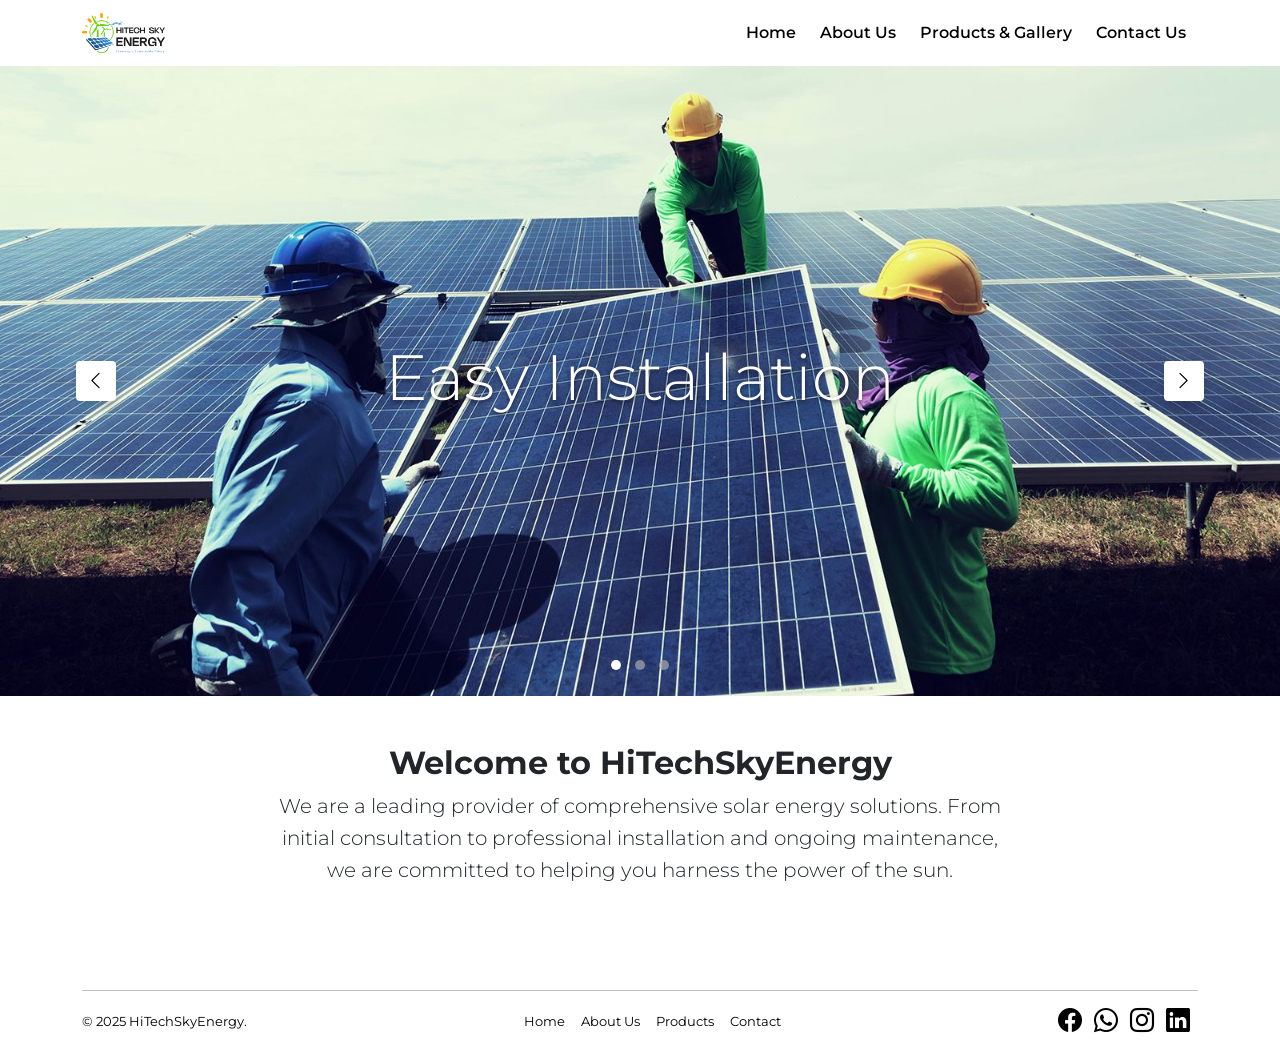
<file: index.html>
<!doctype html>
<html lang="en">
<head>
  <meta charset="utf-8">
  <meta name="viewport" content="width=device-width, initial-scale=1">
  <title>HiTechSkyEnergy - Home</title>

  <link rel="preconnect" href="https://fonts.googleapis.com">
  <link rel="preconnect" href="https://fonts.gstatic.com" crossorigin>
  <link href="https://fonts.googleapis.com/css2?family=Montserrat:wght@400;500;700&display=swap" rel="stylesheet">


  <link href="https://cdn.jsdelivr.net/npm/bootstrap@5.3.3/dist/css/bootstrap.min.css" rel="stylesheet">

  <link rel="stylesheet" href="https://cdn.jsdelivr.net/npm/bootstrap-icons@1.11.3/font/bootstrap-icons.min.css">

  <link href="style.css" rel="stylesheet">
</head>

<body class="d-flex flex-column min-vh-100">

  <header>
    <nav class="navbar navbar-expand-lg navbar-light bg-white"> <div class="container">
        <a class="navbar-brand" href="index.html">
          <img src="images/logo.png" alt="HiTechSkyEnergy Logo" style="height: 40px;"> 
        </a>
        <button class="navbar-toggler" type="button" data-bs-toggle="collapse" data-bs-target="#navbarNav" aria-controls="navbarNav" aria-expanded="false" aria-label="Toggle navigation">
          <span class="navbar-toggler-icon"></span>
        </button>
        <div class="collapse navbar-collapse" id="navbarNav">
          <ul class="navbar-nav ms-auto">
            <li class="nav-item">
              <a class="nav-link" href="index.html">Home</a>
            </li>
            <li class="nav-item">
              <a class="nav-link" href="about.html">About Us</a>
            </li>
            <li class="nav-item">
              <a class="nav-link" href="gallery.html">Products & Gallery</a>
            </li>
            <li class="nav-item">
              <a class="nav-link" href="contact.html">Contact Us</a>
            </li>
          </ul>
        </div>
      </div>
    </nav>
  </header>

  <main class="flex-grow-1">

<div id="heroCarousel" class="carousel slide" data-bs-ride="carousel" style="height: 70vh;">
  
  <div class="carousel-indicators">
    <button type="button" data-bs-target="#heroCarousel" data-bs-slide-to="0" class="active" aria-current="true" aria-label="Slide 1"></button>
    <button type="button" data-bs-target="#heroCarousel" data-bs-slide-to="1" aria-label="Slide 2"></button>
    <button type="button" data-bs-target="#heroCarousel" data-bs-slide-to="2" aria-label="Slide 3"></button>
  </div>

  <div class="carousel-inner h-100">

    <div class="carousel-item active h-100">
      <div class="carousel-slide-bg h-100" style="background-image: url(images/installing-solar-panels.jpg);"></div>
      <div class="carousel-caption text-center">
        <h1 class="display-3">Easy Installation</h1>
        
      </div>
    </div>
    
    <div class="carousel-item h-100">
      <div class="carousel-slide-bg h-100" style="background-image: url('images/Solar-panel.jpg');"></div>
      <div class="carousel-caption text-center">
        <h1 class="display-3">Weather Resistant</h1>
        </div>
    </div>
    
    <div class="carousel-item h-100">
      <div class="carousel-slide-bg h-100" style="background-image: url('images/GettyImages-1681913304.jpg');"></div>
      <div class="carousel-caption text-center">
        <h1 class="display-3">Top-Tier Hardware</h1>
        </div>
    </div>

  </div>

  <!--  the left and right arrows-->
  <button class="carousel-control-prev" type="button" data-bs-target="#heroCarousel" data-bs-slide="prev">
    <span class="carousel-control-prev-icon" aria-hidden="true"></span>
    <span class="visually-hidden">Previous</span>
  </button>
  <button class="carousel-control-next" type="button" data-bs-target="#heroCarousel" data-bs-slide="next">
    <span class="carousel-control-next-icon" aria-hidden="true"></span>
    <span class="visually-hidden">Next</span>
  </button>
</div>

  <div class="container my-5">
    <div class="row">
      <div class="col-lg-8 offset-lg-2 text-center">
        <h2>Welcome to HiTechSkyEnergy</h2>
        <p class="lead">We are a leading provider of comprehensive solar energy solutions. From initial consultation to professional installation and ongoing maintenance, we are committed to helping you harness the power of the sun.</p>
      </div>
    </div>
  </div>
  
</main>

  <footer class="bg-white text-black p-4 mt-auto">
    <div class="container">
      <hr>
      <div class="row d-flex align-items-md-center justify-content-md-between text-center">

        <div class="col-md-auto text-md-start mb-2 mb-md-0">
          <p class="mb-0">&copy; 2025 HiTechSkyEnergy.</p>
        </div>


        <div class="col-md-auto mb-2 mb-md-0 linked">
          <ul class="nav justify-content-center"> 
            <li class="nav-item mx-2"><a href="index.html" class="nav-link p-0 text-black">Home</a></li>
            <li class="nav-item mx-2"><a href="about.html" class="nav-link p-0 text-black">About Us</a></li>
            <li class="nav-item mx-2"><a href="gallery.html" class="nav-link p-0 text-black">Products</a></li>
            <li class="nav-item mx-2"><a href="contact.html" class="nav-link p-0 text-black">Contact</a></li>
          </ul>
        </div>


        <div class="col-md-auto text-md-auto">
          <a href="#" class="text-black me-2"><i class="bi bi-facebook h4 f-hover"></i></a>
          <a href="#" class="text-black me-2"><i class="bi bi-whatsapp h4"></i></a>
          <a href="#" class="text-black me-2"><i class="bi bi-instagram h4"></i></a>
          <a href="#" class="text-black me-2"><i class="bi bi-linkedin h4"></i></a>
        </div>

    



      </div>
    </div>
  </footer>

  <script src="https://cdn.jsdelivr.net/npm/bootstrap@5.3.3/dist/js/bootstrap.bundle.min.js"></script>
</body>
</html>
</file>
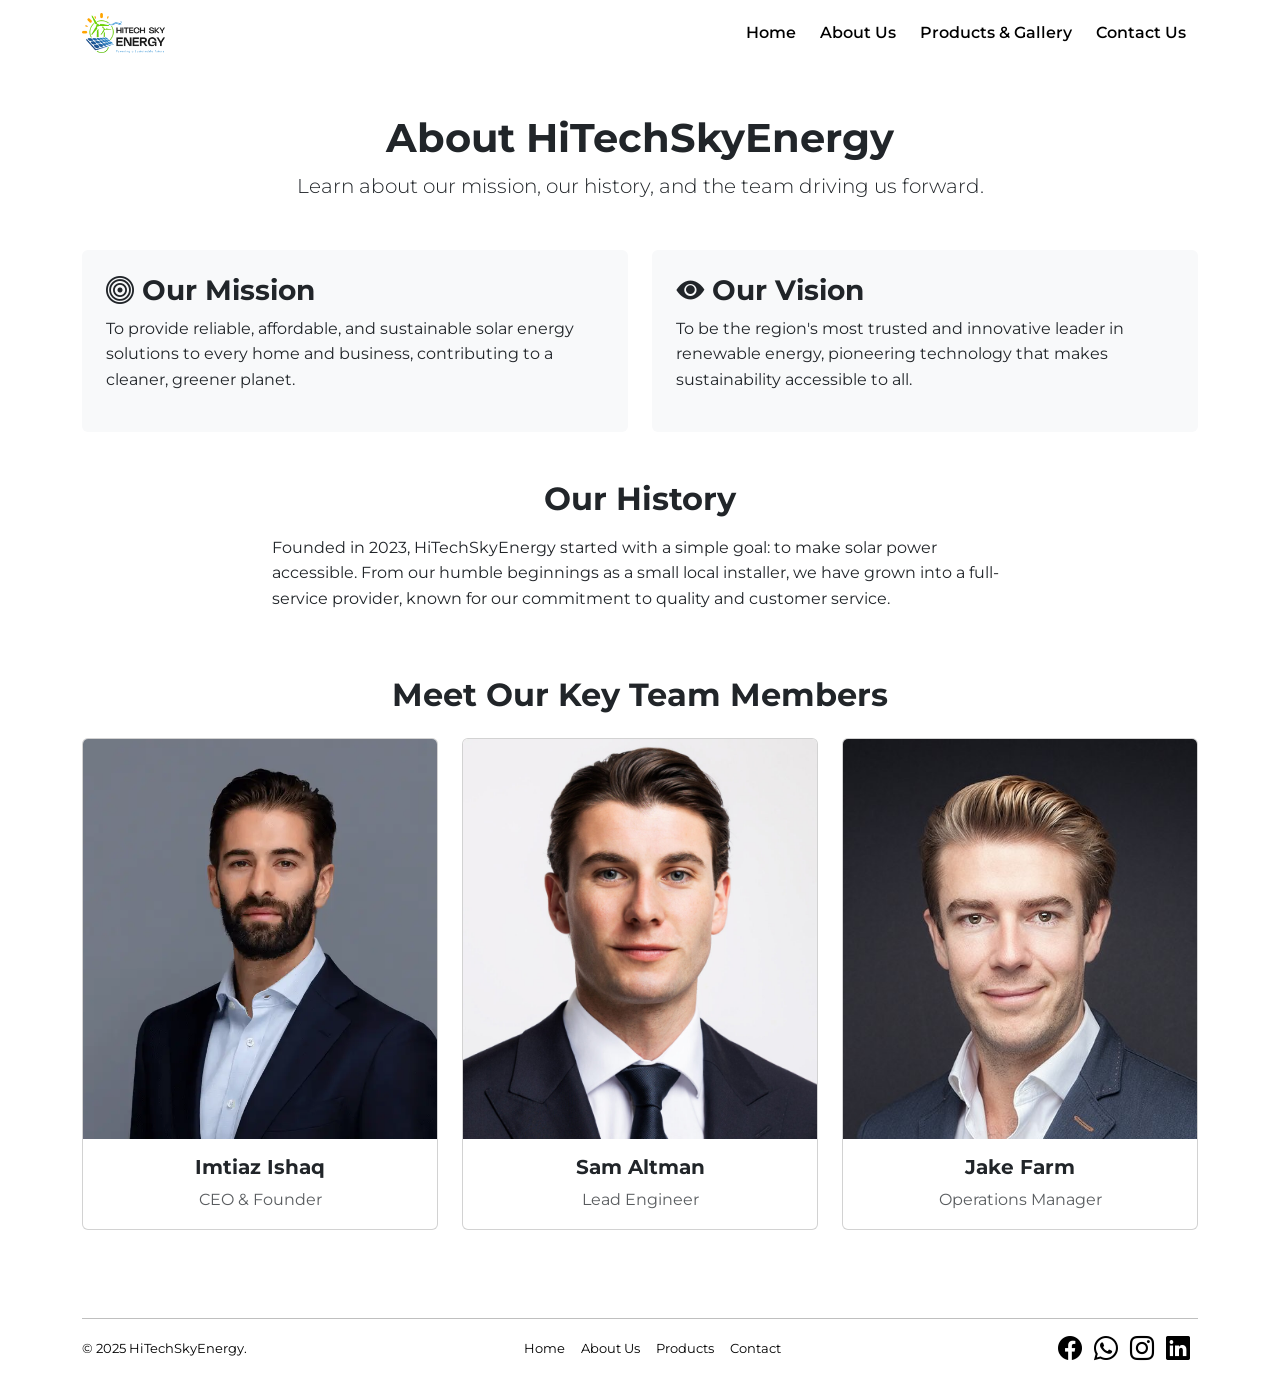
<file: about.html>
<!doctype html>
<html lang="en">
<head>
  <meta charset="utf-8">
  <meta name="viewport" content="width=device-width, initial-scale=1">
  <title>HiTechSkyEnergy - About</title>

  <link rel="preconnect" href="https://fonts.googleapis.com">
  <link rel="preconnect" href="https://fonts.gstatic.com" crossorigin>
  <link href="https://fonts.googleapis.com/css2?family=Montserrat:wght@400;500;700&display=swap" rel="stylesheet">

  <link href="https://cdn.jsdelivr.net/npm/bootstrap@5.3.3/dist/css/bootstrap.min.css" rel="stylesheet">

  <link rel="stylesheet" href="https://cdn.jsdelivr.net/npm/bootstrap-icons@1.11.3/font/bootstrap-icons.min.css">

  <link href="style.css" rel="stylesheet">
</head>

<body class="d-flex flex-column min-vh-100">

  <header>
    <nav class="navbar navbar-expand-lg navbar-light bg-white"> <div class="container">
        <a class="navbar-brand" href="index.html">
          <img src="images/logo.png" alt="HiTechSkyEnergy Logo" style="height: 40px;"> 
        </a>
        <button class="navbar-toggler" type="button" data-bs-toggle="collapse" data-bs-target="#navbarNav" aria-controls="navbarNav" aria-expanded="false" aria-label="Toggle navigation">
          <span class="navbar-toggler-icon"></span>
        </button>
        <div class="collapse navbar-collapse" id="navbarNav">
          <ul class="navbar-nav ms-auto">
            <li class="nav-item">
              <a class="nav-link" href="index.html">Home</a>
            </li>
            <li class="nav-item">
              <a class="nav-link" href="about.html">About Us</a>
            </li>
            <li class="nav-item">
              <a class="nav-link" href="gallery.html">Products & Gallery</a>
            </li>
            <li class="nav-item">
              <a class="nav-link" href="contact.html">Contact Us</a>
            </li>
          </ul>
        </div>
      </div>
    </nav>
  </header>

  <main class="flex-grow-1">

    <div class="container my-5">
        <div class="text-center mb-5">
            <h1>About HiTechSkyEnergy</h1>
            <p class="lead">Learn about our mission, our history, and the team driving us forward.</p>
        </div>

        <div class="row g-4 mb-5">
            <div class="col-md-6">
            <div class="p-4 bg-light rounded h-100 info-box">
                <h3><i class="bi bi-bullseye"></i> Our Mission</h3>
                <p>
                To provide reliable, affordable, and sustainable solar energy solutions to every home and business, contributing to a cleaner, greener planet.
                </p>
            </div>
            </div>
            <div class="col-md-6">
            <div class="p-4 bg-light rounded h-100 info-box">
                <h3><i class="bi bi-eye-fill"></i> Our Vision</h3>
                <p>
                To be the region's most trusted and innovative leader in renewable energy, pioneering technology that makes sustainability accessible to all.
                </p>
            </div>
            </div>
        </div>

        <div class="row mb-5">
            <div class="col-lg-8 offset-lg-2">
            <h2 class="text-center mb-3">Our History</h2>
            <p>Founded in 2023, HiTechSkyEnergy started with a simple goal: to make solar power accessible. From our humble beginnings as a small local installer, we have grown into a full-service provider, known for our commitment to quality and customer service.</p>
            </div>
        </div>

        <div class="text-center mb-4">
            <h2>Meet Our Key Team Members</h2>
        </div>
        <div class="row g-4">
            <div class="col-md-6 col-lg-4">
            <div class="card text-center h-100">
                <img src="images/man-ceo-portrait-nyc.webp" class="card-img-top" alt="CEO & Founder" style="object-fit: cover; height: 400px;">
                <div class="card-body">
                <h5 class="card-title">Imtiaz Ishaq</h5>
                <p class="card-text text-muted">CEO & Founder</p>
                </div>
            </div>
            </div>
            <div class="col-md-6 col-lg-4">
            <div class="card text-center h-100">
                <img src="images/male-linkedin-corporate-headshot-on-white-square-1024x1024.jpg" class="card-img-top" alt="Lead Engineer" style="object-fit: cover; height: 400px;">
                <div class="card-body">
                <h5 class="card-title">Sam Altman</h5>
                <p class="card-text text-muted">Lead Engineer</p>
                </div>
            </div>
            </div>
            <div class="col-md-6 col-lg-4">
            <div class="card text-center h-100">
                <img src="images/WEB-Valentina-Sadiul-Headshots-180125-Luke-Curran-21195.jpg" class="card-img-top" alt="Operations Manager" style="object-fit: cover; height: 400px;">
                <div class="card-body">
                <h5 class="card-title">Jake Farm</h5>
                <p class="card-text text-muted">Operations Manager</p>
                </div>
            </div>
            </div>
            </div>
        
        </div>

  </main>

  <footer class="bg-white text-black p-4 mt-auto">
    <div class="container">
      <hr>
      <div class="row d-flex align-items-md-center justify-content-md-between text-center">

        <div class="col-md-auto text-md-start mb-2 mb-md-0">
          <p class="mb-0">&copy; 2025 HiTechSkyEnergy.</p>
        </div>


        <div class="col-md-auto mb-2 mb-md-0 linked">
          <ul class="nav justify-content-center"> 
            <li class="nav-item mx-2"><a href="index.html" class="nav-link p-0 text-black">Home</a></li>
            <li class="nav-item mx-2"><a href="about.html" class="nav-link p-0 text-black">About Us</a></li>
            <li class="nav-item mx-2"><a href="gallery.html" class="nav-link p-0 text-black">Products</a></li>
            <li class="nav-item mx-2"><a href="contact.html" class="nav-link p-0 text-black">Contact</a></li>
          </ul>
        </div>


        <div class="col-md-auto text-md-auto">
          <a href="#" class="text-black me-2"><i class="bi bi-facebook h4 f-hover"></i></a>
          <a href="#" class="text-black me-2"><i class="bi bi-whatsapp h4"></i></a>
          <a href="#" class="text-black me-2"><i class="bi bi-instagram h4"></i></a>
          <a href="#" class="text-black me-2"><i class="bi bi-linkedin h4"></i></a>
        </div>

    



      </div>
    </div>
  </footer>

  <script src="https://cdn.jsdelivr.net/npm/bootstrap@5.3.3/dist/js/bootstrap.bundle.min.js"></script>
</body>
</html>
</file>
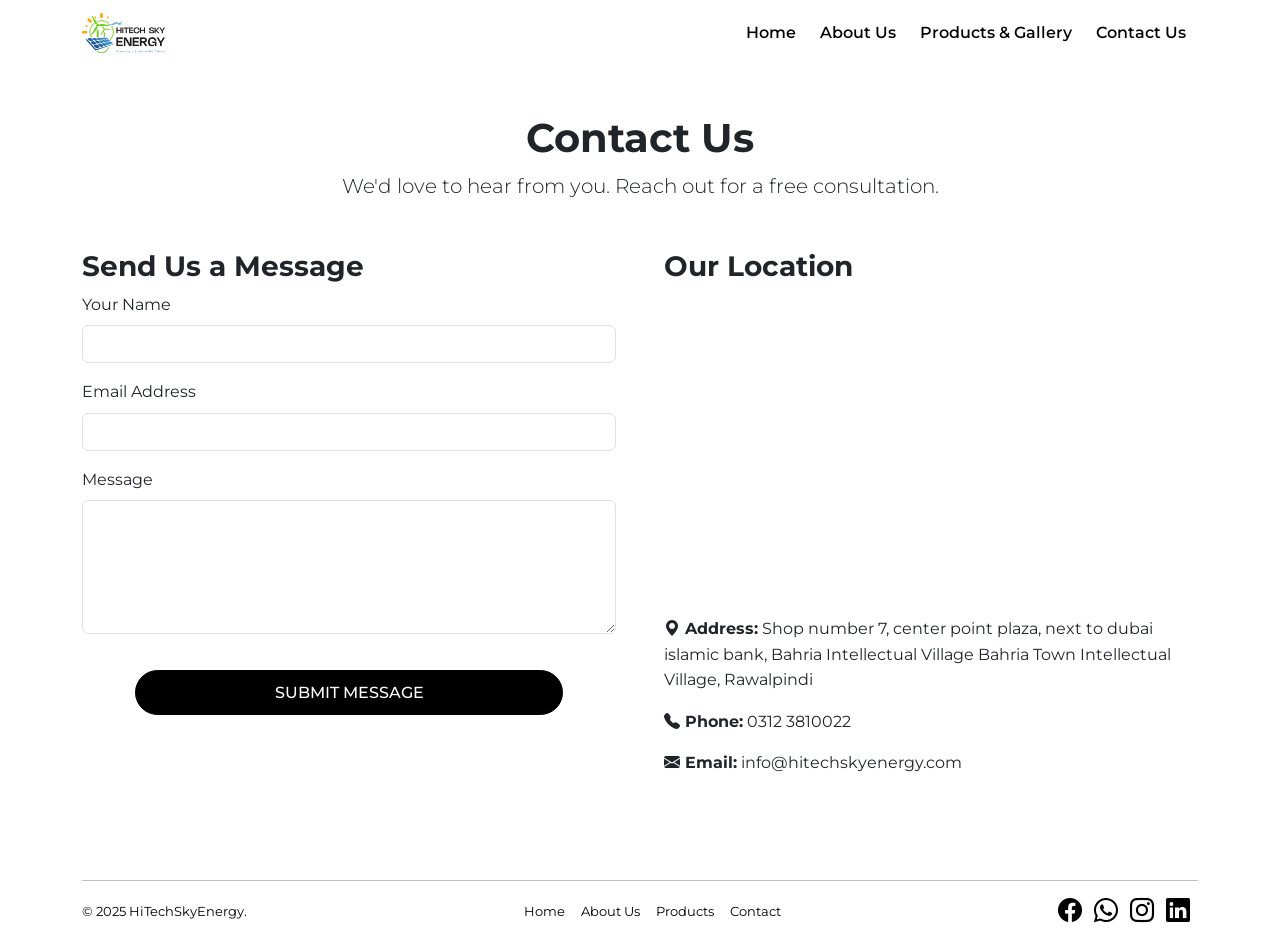
<file: contact.html>
<!doctype html>
<html lang="en">
<head>
  <meta charset="utf-8">
  <meta name="viewport" content="width=device-width, initial-scale=1">
  <title>HiTechSkyEnergy - Contact</title>

  <link rel="preconnect" href="https://fonts.googleapis.com">
  <link rel="preconnect" href="https://fonts.gstatic.com" crossorigin>
  <link href="https://fonts.googleapis.com/css2?family=Montserrat:wght@400;500;700&display=swap" rel="stylesheet">


  <link href="https://cdn.jsdelivr.net/npm/bootstrap@5.3.3/dist/css/bootstrap.min.css" rel="stylesheet">

  <link rel="stylesheet" href="https://cdn.jsdelivr.net/npm/bootstrap-icons@1.11.3/font/bootstrap-icons.min.css">

  <link href="style.css" rel="stylesheet">
</head>

<body class="d-flex flex-column min-vh-100">

  <header>
    <nav class="navbar navbar-expand-lg navbar-light bg-white"> <div class="container">
        <a class="navbar-brand" href="index.html">
          <img src="images/logo.png" alt="HiTechSkyEnergy Logo" style="height: 40px;"> 
        </a>
        <button class="navbar-toggler" type="button" data-bs-toggle="collapse" data-bs-target="#navbarNav" aria-controls="navbarNav" aria-expanded="false" aria-label="Toggle navigation">
          <span class="navbar-toggler-icon"></span>
        </button>
        <div class="collapse navbar-collapse" id="navbarNav">
          <ul class="navbar-nav ms-auto">
            <li class="nav-item">
              <a class="nav-link" href="index.html">Home</a>
            </li>
            <li class="nav-item">
              <a class="nav-link" href="about.html">About Us</a>
            </li>
            <li class="nav-item">
              <a class="nav-link" href="gallery.html">Products & Gallery</a>
            </li>
            <li class="nav-item">
              <a class="nav-link" href="contact.html">Contact Us</a>
            </li>
          </ul>
        </div>
      </div>
    </nav>
  </header>

  <main class="flex-grow-1">

    <div class="container my-5">
        <div class="text-center mb-5">
            <h1>Contact Us</h1>
            <p class="lead">We'd love to hear from you. Reach out for a free consultation.</p>
        </div>

        <div class="row g-5">
            <div class="col-lg-6">
            <h3>Send Us a Message</h3>
            <form>
                <div class="mb-3">
                <label for="contactName" class="form-label">Your Name</label>
                <input type="text" class="form-control" id="contactName" required>
                </div>
                <div class="mb-3">
                <label for="contactEmail" class="form-label">Email Address</label>
                <input type="email" class="form-control" id="contactEmail" required>
                </div>
                <div class="mb-3">
                <label for="contactMessage" class="form-label">Message</label>
                <textarea class="form-control" id="contactMessage" rows="5" required></textarea>
                </div>
                <div class="text-center">
                <button type="submit" class="btn btn-primary">SUBMIT MESSAGE</button>
                </div>
            </form>
            </div>

            <div class="col-lg-6">
            <h3>Our Location</h3>
            <div class="ratio ratio-16x9">
                <iframe src="https://www.google.com/maps/embed?pb=!1m18!1m12!1m3!1d3547.145371423589!2d73.0886654!3d33.5206002!2m3!1f0!2f0!3f0!3m2!1i1024!2i768!4f13.1!3m3!1m2!1s0x38dfed46717a035f%3A0x5ceb1ce741ddd405!2sHitech%20Sky%20energy%20Solutions%20Pvt%20Ltd!5e1!3m2!1sen!2s!4v1761472445604!5m2!1sen!2s" width="600" height="450" style="border:0;" allowfullscreen="" loading="lazy" referrerpolicy="no-referrer-when-downgrade">
                </iframe>
            </div>
            
            <div class="mt-4">
                <p><strong><i class="bi bi-geo-alt-fill"></i> Address:</strong>  Shop number 7, center point plaza, next to dubai islamic bank, Bahria Intellectual Village Bahria Town Intellectual Village, Rawalpindi</p>
                <p><strong><i class="bi bi-telephone-fill"></i> Phone:</strong> 0312 3810022</p>
                <p><strong><i class="bi bi-envelope-fill"></i> Email:</strong> info@hitechskyenergy.com </p>
            </div>
            </div>
        </div>
        </div>

  </main>

  <footer class="bg-white text-black p-4 mt-auto">
    <div class="container">
      <hr>
      <div class="row d-flex align-items-md-center justify-content-md-between text-center">

        <div class="col-md-auto text-md-start mb-2 mb-md-0">
          <p class="mb-0">&copy; 2025 HiTechSkyEnergy.</p>
        </div>


        <div class="col-md-auto mb-2 mb-md-0 linked">
          <ul class="nav justify-content-center"> 
            <li class="nav-item mx-2"><a href="index.html" class="nav-link p-0 text-black">Home</a></li>
            <li class="nav-item mx-2"><a href="about.html" class="nav-link p-0 text-black">About Us</a></li>
            <li class="nav-item mx-2"><a href="gallery.html" class="nav-link p-0 text-black">Products</a></li>
            <li class="nav-item mx-2"><a href="contact.html" class="nav-link p-0 text-black">Contact</a></li>
          </ul>
        </div>


        <div class="col-md-auto text-md-auto">
          <a href="#" class="text-black me-2"><i class="bi bi-facebook h4 f-hover"></i></a>
          <a href="#" class="text-black me-2"><i class="bi bi-whatsapp h4"></i></a>
          <a href="#" class="text-black me-2"><i class="bi bi-instagram h4"></i></a>
          <a href="#" class="text-black me-2"><i class="bi bi-linkedin h4"></i></a>
        </div>

    



      </div>
    </div>
  </footer>

  <script src="https://cdn.jsdelivr.net/npm/bootstrap@5.3.3/dist/js/bootstrap.bundle.min.js"></script>
</body>
</html>
</file>
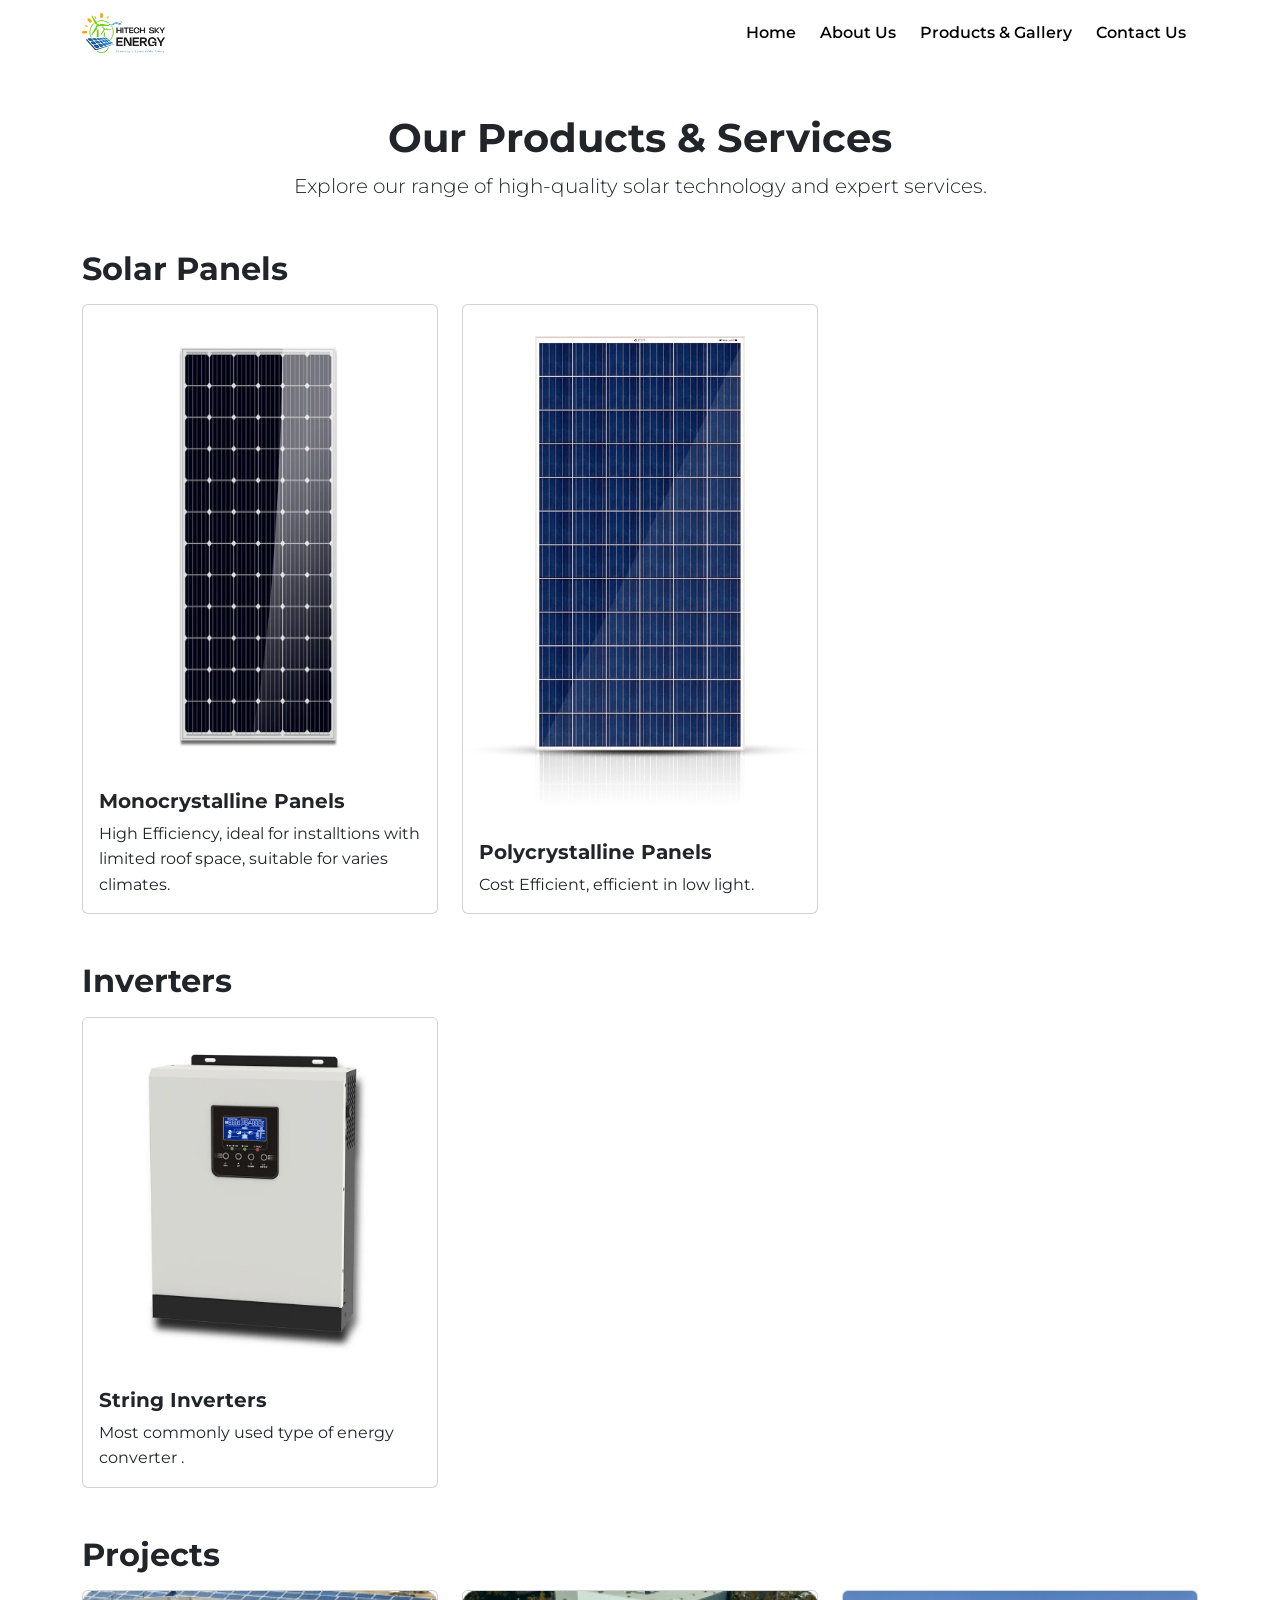
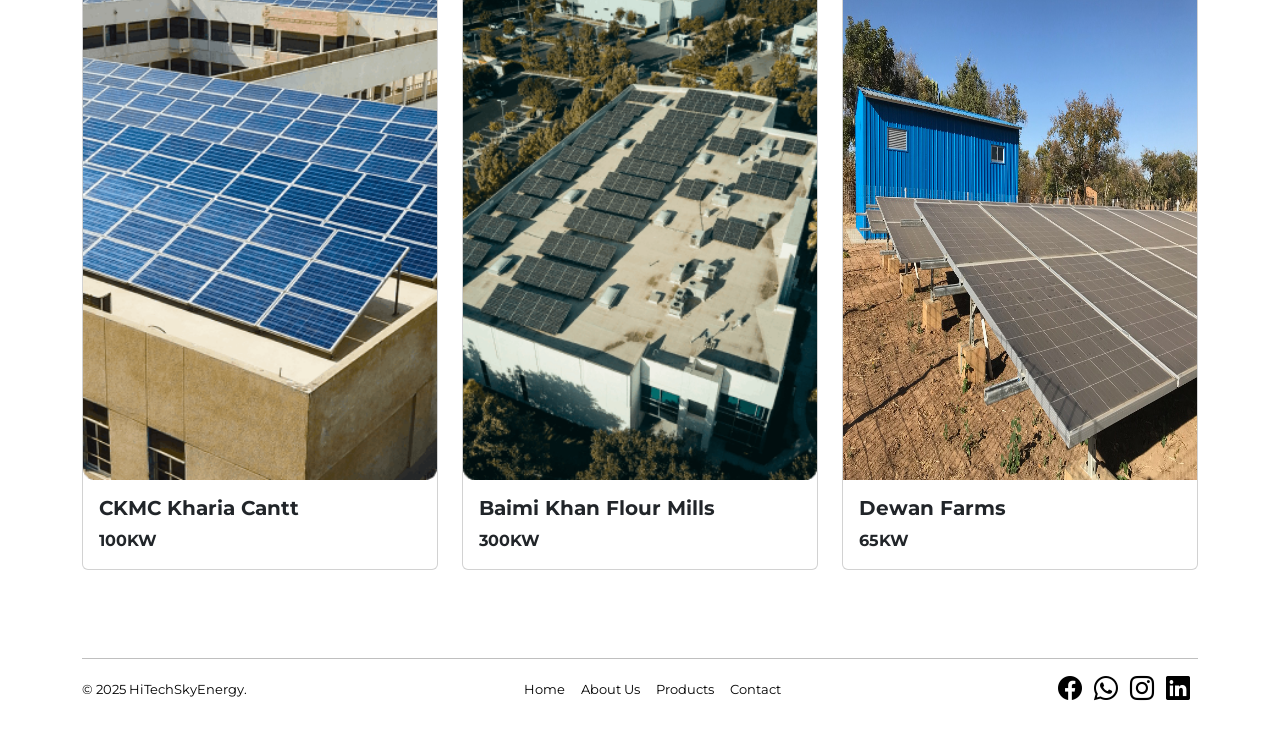
<file: gallery.html>
<!doctype html>
<html lang="en">
<head>
  <meta charset="utf-8">
  <meta name="viewport" content="width=device-width, initial-scale=1">
  <title>HiTechSkyEnergy - Gallery</title>

  <link rel="preconnect" href="https://fonts.googleapis.com">
  <link rel="preconnect" href="https://fonts.gstatic.com" crossorigin>
  <link href="https://fonts.googleapis.com/css2?family=Montserrat:wght@400;500;700&display=swap" rel="stylesheet">


  <link href="https://cdn.jsdelivr.net/npm/bootstrap@5.3.3/dist/css/bootstrap.min.css" rel="stylesheet">

  <link rel="stylesheet" href="https://cdn.jsdelivr.net/npm/bootstrap-icons@1.11.3/font/bootstrap-icons.min.css">

  <link href="style.css" rel="stylesheet">
</head>

<body class="d-flex flex-column min-vh-100">

  <header>
    <nav class="navbar navbar-expand-lg navbar-light bg-white"> <div class="container">
        <a class="navbar-brand" href="index.html">
          <img src="images/logo.png" alt="HiTechSkyEnergy Logo" style="height: 40px;"> 
        </a>
        <button class="navbar-toggler" type="button" data-bs-toggle="collapse" data-bs-target="#navbarNav" aria-controls="navbarNav" aria-expanded="false" aria-label="Toggle navigation">
          <span class="navbar-toggler-icon"></span>
        </button>
        <div class="collapse navbar-collapse" id="navbarNav">
          <ul class="navbar-nav ms-auto">
            <li class="nav-item">
              <a class="nav-link" href="index.html">Home</a>
            </li>
            <li class="nav-item">
              <a class="nav-link" href="about.html">About Us</a>
            </li>
            <li class="nav-item">
              <a class="nav-link" href="gallery.html">Products & Gallery</a>
            </li>
            <li class="nav-item">
              <a class="nav-link" href="contact.html">Contact Us</a>
            </li>
          </ul>
        </div>
      </div>
    </nav>
  </header>

  <main class="flex-grow-1">

    <div class="container my-5">
        <div class="text-center mb-5">
            <h1>Our Products & Services</h1>
            <p class="lead">Explore our range of high-quality solar technology and expert services.</p>
        </div>

        <h2 class="mb-3">Solar Panels</h2>
        <div class="row g-4 mb-5">
            <div class="col-md-6 col-lg-4">
            <div class="card h-100">
                <img src="images/H212c16a32d7c48819f55b252d41ac6aei.jpg_960x960.webp" class="card-img-top" alt="Monocrystalline Panels" style="height: 85%;"">
                <div class="card-body">
                <h5 class="card-title">Monocrystalline Panels</h5>
                <p class="card-text">High Efficiency, ideal for installtions with limited roof space, suitable for varies climates.</p>
                </div>
            </div>
            </div>
            <div class="col-md-6 col-lg-4">
            <div class="card h-100">
                <img src="images/Solar_Panel_PNG.png" class="card-img-top" alt="Polycrystalline Panels" style="height: 90%;"">
                <div class="card-body">
                <h5 class="card-title">Polycrystalline Panels</h5>
                <p class="card-text">Cost Efficient, efficient in low light.</p>
                </div>
            </div>
            </div>
            </div>

        <h2 class="mb-3">Inverters</h2>
        <div class="row g-4 mb-5">
            <div class="col-md-6 col-lg-4">
            <div class="card h-100">
                <img src="images/Hcda982de6a36404da1dffc7f8d1632767.jpg_960x960.webp" class="card-img-top" alt="String Inverters">
                <div class="card-body">
                <h5 class="card-title">String Inverters</h5>
                <p class="card-text">Most commonly used type of energy converter .</p>
                </div>
            </div>
            </div>
            </div>
        
        <h2 class="mb-3">Projects</h2>
        <div class="row g-4 mb-5">
            <div class="col-md-6 col-lg-4">
            <div class="card h-100">
                <img src="images/image4.png" class="card-img-top" alt="Installation Team">
                <div class="card-body">
                <h5 class="card-title">CKMC Kharia Cantt</h5>
                <p class="card-text"><b>100KW</b></p>
                </div>
            </div>
            </div>
             <div class="col-md-6 col-lg-4">
             <div class="card h-100">
                <img src="images/image2.png" class="card-img-top" alt="Installation Team">
                <div class="card-body">
                <h5 class="card-title">Baimi Khan Flour Mills</h5>
                <p class="card-text"><b>300KW</b></p>
                </div>
            </div>
            </div>
             <div class="col-md-6 col-lg-4">
             <div class="card h-100">
                <img src="images/dewan.jpg" class="card-img-top" alt="Installation Team"; style="height: 90%;"">
                <div class="card-body">
                <h5 class="card-title">Dewan Farms</h5>
                <p class="card-text"><b>65KW</b></p>
                </div>
            </div>
            </div>
            </div>

        </div>

  </main>

  <footer class="bg-white text-black p-4 mt-auto">
    <div class="container">
      <hr>
      <div class="row d-flex align-items-md-center justify-content-md-between text-center">

        <div class="col-md-auto text-md-start mb-2 mb-md-0">
          <p class="mb-0">&copy; 2025 HiTechSkyEnergy.</p>
        </div>


        <div class="col-md-auto mb-2 mb-md-0 linked">
          <ul class="nav justify-content-center"> 
            <li class="nav-item mx-2"><a href="index.html" class="nav-link p-0 text-black">Home</a></li>
            <li class="nav-item mx-2"><a href="about.html" class="nav-link p-0 text-black">About Us</a></li>
            <li class="nav-item mx-2"><a href="gallery.html" class="nav-link p-0 text-black">Products</a></li>
            <li class="nav-item mx-2"><a href="contact.html" class="nav-link p-0 text-black">Contact</a></li>
          </ul>
        </div>


        <div class="col-md-auto text-md-auto">
          <a href="#" class="text-black me-2"><i class="bi bi-facebook h4 f-hover"></i></a>
          <a href="#" class="text-black me-2"><i class="bi bi-whatsapp h4"></i></a>
          <a href="#" class="text-black me-2"><i class="bi bi-instagram h4"></i></a>
          <a href="#" class="text-black me-2"><i class="bi bi-linkedin h4"></i></a>
        </div>

    



      </div>
    </div>
  </footer>

  <script src="https://cdn.jsdelivr.net/npm/bootstrap@5.3.3/dist/js/bootstrap.bundle.min.js"></script>
</body>
</html>
</file>
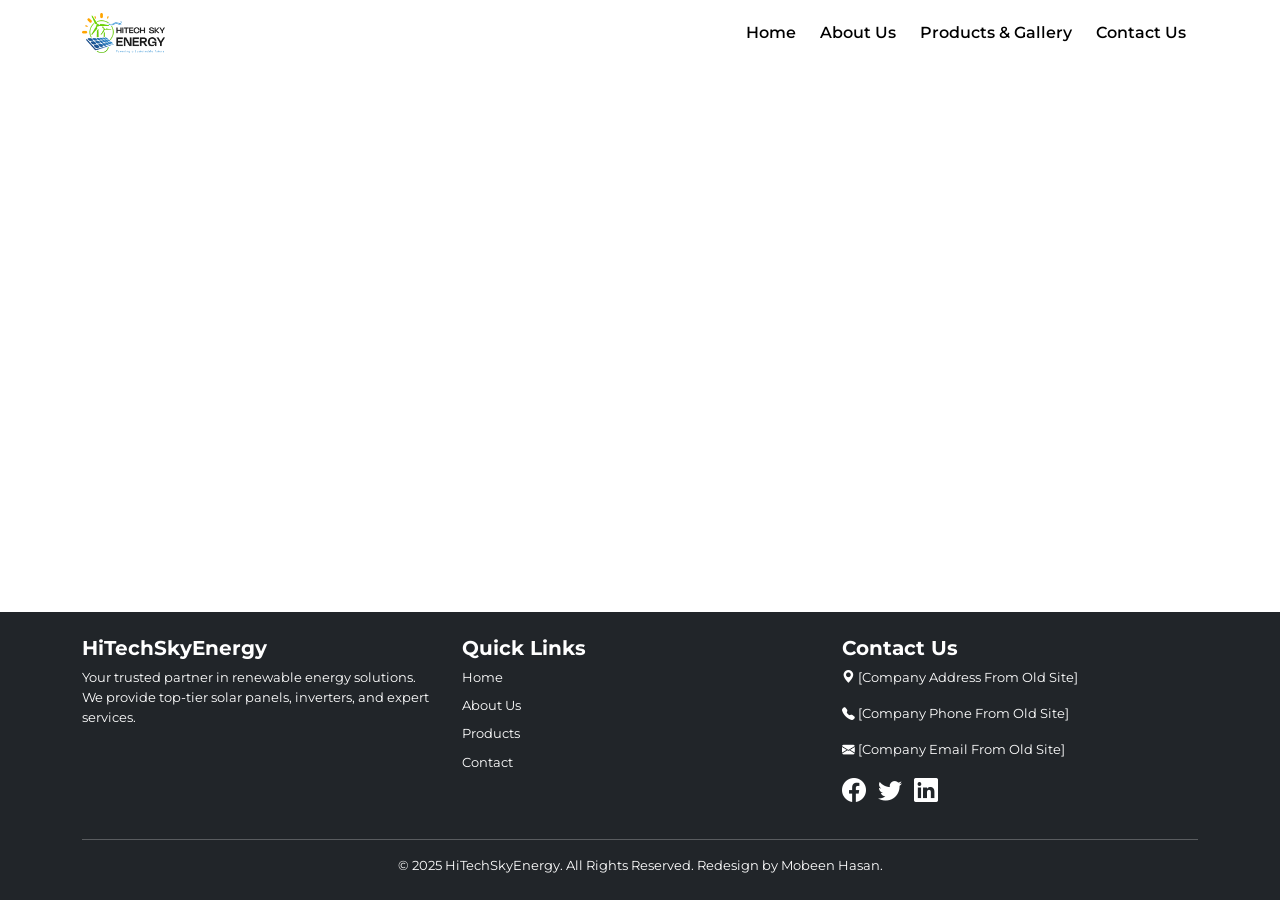
<file: home.html>
<!doctype html>
<html lang="en">
<head>
  <meta charset="utf-8">
  <meta name="viewport" content="width=device-width, initial-scale=1">
  <title>HiTechSkyEnergy - Home</title>

  <link rel="preconnect" href="https://fonts.googleapis.com">
  <link rel="preconnect" href="https://fonts.gstatic.com" crossorigin>
  <link href="https://fonts.googleapis.com/css2?family=Montserrat:wght@400;500;700&display=swap" rel="stylesheet">



  <link href="https://cdn.jsdelivr.net/npm/bootstrap@5.3.3/dist/css/bootstrap.min.css" rel="stylesheet">

  <link rel="stylesheet" href="https://cdn.jsdelivr.net/npm/bootstrap-icons@1.11.3/font/bootstrap-icons.min.css">

  <link href="style.css" rel="stylesheet">
</head>

<body class="d-flex flex-column min-vh-100">

  <header>
    <nav class="navbar navbar-expand-lg navbar-light bg-white"> <div class="container">
        <a class="navbar-brand" href="index.html">
          <img src="images/logo.png" alt="HiTechSkyEnergy Logo" style="height: 40px;"> 
        </a>
        <button class="navbar-toggler" type="button" data-bs-toggle="collapse" data-bs-target="#navbarNav" aria-controls="navbarNav" aria-expanded="false" aria-label="Toggle navigation">
          <span class="navbar-toggler-icon"></span>
        </button>
        <div class="collapse navbar-collapse" id="navbarNav">
          <ul class="navbar-nav ms-auto">
            <li class="nav-item">
              <a class="nav-link" href="index.html">Home</a>
            </li>
            <li class="nav-item">
              <a class="nav-link" href="about.html">About Us</a>
            </li>
            <li class="nav-item">
              <a class="nav-link" href="gallery.html">Products & Gallery</a>
            </li>
            <li class="nav-item">
              <a class="nav-link" href="contact.html">Contact Us</a>
            </li>
          </ul>
        </div>
      </div>
    </nav>
  </header>

  <main class="flex-grow-1">

  <!--
    <div id="heroCarousel" class="carousel slide" data-bs-ride="carousel">
        <div class="carousel-indicators">
            <button type="button" data-bs-target="#heroCarousel" data-bs-slide-to="0" class="active" aria-current="true" aria-label="Slide 1"></button>
            <button type="button" data-bs-target="#heroCarousel" data-bs-slide-to="1" aria-label="Slide 2"></button>
            <button type="button" data-bs-target="#heroCarousel" data-bs-slide-to="2" aria-label="Slide 3"></button>
        </div>
        <div class="carousel-inner">
            <div class="carousel-item active">
            <img src="images/slide1.jpg" class="d-block w-100" alt="Solar panel installation">
            <div class="carousel-caption d-none d-md-block">
                <h5>Powering a Greener Future</h5>
                <p>High-efficiency solar solutions for your home and business.</p>
            </div>
            </div>
            <div class="carousel-item">
            <img src="images/slide2.jpg" class="d-block w-100" alt="Professional service team">
            <div class="carousel-caption d-none d-md-block">
                <h5>Expert Installation</h5>
                <p>Our certified team ensures a seamless setup.</p>
            </div>
            </div>
            <div class="carousel-item">
            <img src="images/slide3.jpg" class="d-block w-100" alt="Solar inverter">
            <div class="carousel-caption d-none d-md-block">
                <h5>Top-Tier Inverters</h5>
                <p>Reliable technology to maximize your energy output.</p>
            </div>
            </div>
        </div>
        <button class="carousel-control-prev" type="button" data-bs-target="#heroCarousel" data-bs-slide="prev">
            <span class="carousel-control-prev-icon" aria-hidden="true"></span>
            <span class="visually-hidden">Previous</span>
        </button>
        <button class="carousel-control-next" type="button" data-bs-target="#heroCarousel" data-bs-slide="next">
            <span class="carousel-control-next-icon" aria-hidden="true"></span>
            <span class="visually-hidden">Next</span>
        </button>
        </div>

        <div class="container my-5">
        <div class="row">
            <div class="col-lg-8 offset-lg-2 text-center">
            <h2>Welcome to HiTechSkyEnergy</h2>
            <p class="lead">We are a leading provider of comprehensive solar energy solutions. From initial consultation to professional installation and ongoing maintenance, we are committed to helping you harness the power of the sun.</p>
            <a href="contact.html" class="btn btn-primary btn-lg">Get a Free Quote</a>
            </div>
        </div>
        </div>
      -->

  </main>

  <footer class="bg-dark text-white p-4 mt-auto">
    <div class="container">
      <div class="row">
        <div class="col-md-4 mb-3">
          <h5>HiTechSkyEnergy</h5>
          <p>Your trusted partner in renewable energy solutions. We provide top-tier solar panels, inverters, and expert services.</p>
        </div>
        <div class="col-md-4 mb-3">
          <h5>Quick Links</h5>
          <ul class="nav flex-column">
            <li class="nav-item mb-2"><a href="index.html" class="nav-link p-0 text-white">Home</a></li>
            <li class="nav-item mb-2"><a href="about.html" class="nav-link p-0 text-white">About Us</a></li>
            <li class="nav-item mb-2"><a href="gallery.html" class="nav-link p-0 text-white">Products</a></li>
            <li class="nav-item mb-2"><a href="contact.html" class="nav-link p-0 text-white">Contact</a></li>
          </ul>
        </div>
        <div class="col-md-4 mb-3">
          <h5>Contact Us</h5>
          <p><i class="bi bi-geo-alt-fill"></i> [Company Address From Old Site]</p>
          <p><i class="bi bi-telephone-fill"></i> [Company Phone From Old Site]</p>
          <p><i class="bi bi-envelope-fill"></i> [Company Email From Old Site]</p>
          <div>
            <a href="#" class="text-white me-2"><i class="bi bi-facebook h4"></i></a>
            <a href="#" class="text-white me-2"><i class="bi bi-twitter h4"></i></a>
            <a href="#" class="text-white me-2"><i class="bi bi-linkedin h4"></i></a>
          </div>
        </div>
      </div>
      <hr>
      <p class="text-center mb-0">&copy; 2025 HiTechSkyEnergy. All Rights Reserved. Redesign by Mobeen Hasan.</p>
    </div>
  </footer>

  <script src="https://cdn.jsdelivr.net/npm/bootstrap@5.3.3/dist/js/bootstrap.bundle.min.js"></script>
</body>
</html>
</file>
<file: style.css>
:root {
  --primary-color: #004AAD; 
  --secondary-color: #F7941D;
  --dark-color: #000000;  
  --light-color: #F8F9FA; 
  /*
  --body-font: 'Roboto', sans-serif;
  --heading-font: 'Montserrat', sans-serif;*/

  --body-font: 'Montserrat', sans-serif;
  --heading-font: 'Montserrat', sans-serif; 

}


body {
  font-family: var(--body-font);
  font-weight: 400;
  line-height: 1.6;
}

h1, h2, h3, h4, h5, h6 {
  font-family: var(--heading-font);
  font-weight: 700;
}


/* Navbar */
.navbar {
  background-color: #ffffff;
  font-weight: 550;
}

.navbar-light .navbar-nav .nav-link {
  color: #000000;
  transition: background-color 0.3s ease, color 0.3s ease;

  padding-left: 0.75rem !important;
  padding-right: 0.75rem !important;
  border-radius: 0.25rem;


}

.navbar-light .navbar-nav .nav-link:hover {
  background-color: #f2f2f2;
}

/* Footer */
footer {
  background-color:#ffffff;
}

footer p{
  font-size: 0.8rem;
}

footer .nav-link{
  font-size: 0.8rem;
}

footer .nav-link:hover{
  text-decoration: underline;
}


/* Buttons */
.btn-primary {
  background-color:rgb(0, 0, 0);
  border-color: #000000;
  width: 80%;
  height: 45px;
  font-weight: 500;
  border-radius: 1.5rem;
  transition: width 0.3s ease;

  margin-top: 20px;

}

.btn-primary:hover {
  background-color:rgb(0, 0, 0);
  width: 100%;
}

.btn-primary:active{
  background-color:rgb(0, 0, 0) !important;
}

.card {
  transition: transform 0.3s ease, box-shadow 0.3s ease;
}

.card:hover {
  transform: translateY(-5px);
  box-shadow: 0 4px 15px rgba(0,0,0,0.1);
}




/*---------------------------------------------------------------  CAROUSEL STYLING -----------------------------------------------------------------*/

.carousel-slide-bg {
  width: 100%;
  height: 100%;
  background-size: cover;
  background-position: center;
  background-repeat: no-repeat;
}

.carousel-caption {

  top: 50%;
  transform: translateY(-50%);
  bottom: auto;
}


.carousel-caption h1, .carousel-caption p {
  text-shadow: 0 2px 4px rgba(0, 0, 0, 0.5);
}



.carousel-indicators [data-bs-target] {
  width: 10px; 
  height: 10px;
  border-radius: 100%;
  margin-left: 7px;
  margin-right: 7px;
  background-color: #aaa;
  opacity: 0.7;
}

.carousel-indicators .active {
  background-color: #ffffff;
  opacity: 1;
}


.carousel-control-prev-icon,
.carousel-control-next-icon {
  
  background-color: #000000;
  
  box-shadow: 0 5px 8px rgba(255, 255, 255, 0.15);

  width: 2.5rem;
  height: 2.5rem; 

  background-size: 1.20rem 1.20rem; /*for the arrows*/

  border-radius: 0.25rem; 


  filter: invert(1);

}

.carousel-control-prev,
.carousel-control-next {

  opacity: 1;  
  transition: none; 
}


.info-box{
  transition: transform 0.5s ease, box-shadow 0.5s ease;
}

.info-box:hover{

  transform: translateY(-3px);

  box-shadow: 0px 0px 25px rgba(203, 116, 45,0.8);

}
</file>
